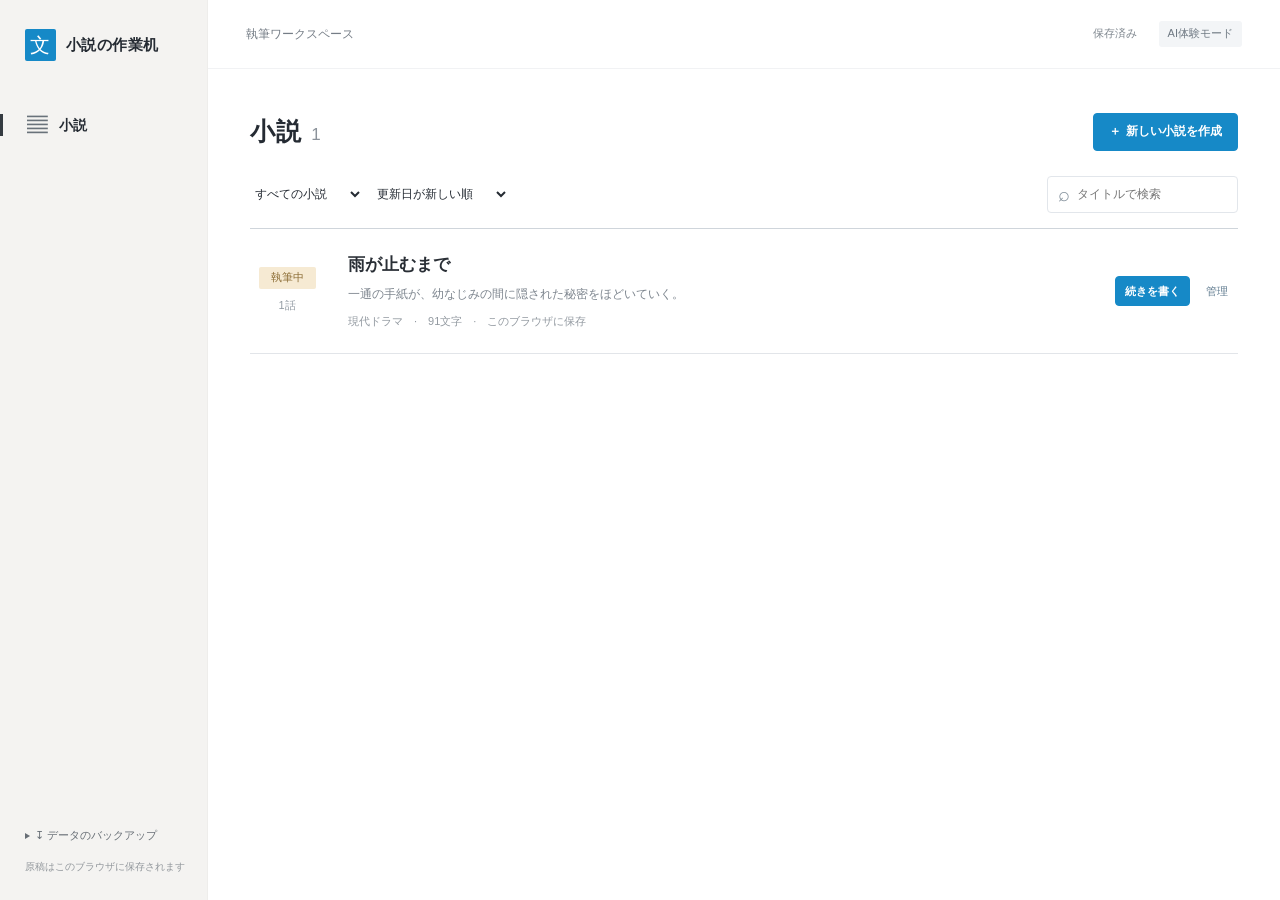
<file: novel-desk/index.html>
<!doctype html>
<html lang="ja">
<head>
<meta charset="utf-8">
<meta name="viewport" content="width=device-width,initial-scale=1">
<title>小説の作業机</title>
<link rel="stylesheet" href="style.css">
</head>
<body>
<a class="skip-link" href="#mainContent">本文へ移動</a>
<aside class="sidebar" aria-label="メインメニュー">
  <div class="brand"><span class="brand-mark" aria-hidden="true">文</span><span>小説の作業机</span></div>
  <nav class="main-nav"><button id="navWorks" class="nav-item active"><span class="nav-icon" aria-hidden="true">▤</span>小説</button></nav>
  <div class="sidebar-bottom">
    <details class="backup-menu">
      <summary><span aria-hidden="true">↧</span> データのバックアップ</summary>
      <button id="exportData" class="backup-action">ファイルに保存</button>
      <label class="backup-action import-label" for="importData">ファイルから読み込む<input id="importData" type="file" accept=".json,application/json"></label>
    </details>
    <p class="local-note">原稿はこのブラウザに保存されます</p>
  </div>
</aside>
<div class="app-shell">
  <header class="topbar">
    <span class="workspace-name">執筆ワークスペース</span>
    <div class="topbar-right"><span id="storage" role="status" aria-live="polite"></span><span id="mode" class="mode-label">AI体験モード</span></div>
  </header>
  <main id="mainContent">
    <section id="dashboard" class="page dashboard">
      <div class="page-heading"><div class="heading-group"><h1>小説</h1><span id="worksCount" class="count-badge">0</span></div><button id="newWork" class="button primary"><span aria-hidden="true">＋</span> 新しい小説を作成</button></div>
      <div class="list-toolbar">
        <div class="filter-controls">
          <label class="sr-only" for="filterWorks">執筆状態で絞り込み</label>
          <select id="filterWorks"><option value="all">すべての小説</option><option value="writing">執筆中</option><option value="complete">完結</option></select>
          <label class="sr-only" for="sortWorks">並べ替え</label>
          <select id="sortWorks"><option value="updated">更新日が新しい順</option><option value="title">タイトル順</option></select>
        </div>
        <div class="search-field"><span aria-hidden="true">⌕</span><label class="sr-only" for="searchWorks">小説を検索</label><input id="searchWorks" type="search" placeholder="タイトルで検索" autocomplete="off"></div>
      </div>
      <div id="worksList" class="works-list"></div>
      <div id="emptyWorks" class="empty-state" hidden><h2>条件に合う小説がありません</h2><p>検索条件を変えるか、新しい小説を作成してください。</p></div>
    </section>

    <section id="workView" class="page work-page" hidden>
      <button id="backToWorks" class="back-link">‹ 小説一覧</button>
      <div class="work-heading">
        <div class="work-heading-content"><h1 id="workHeading"></h1><p id="workMeta" class="work-subtitle"></p></div>
        <button id="editWork" class="button">作品情報を編集</button>
      </div>
      <div class="section-tabs" role="tablist" aria-label="作品の管理">
        <button id="episodesTab" role="tab" aria-selected="true" aria-controls="episodesPanel">エピソード</button>
        <button id="notesTab" role="tab" aria-selected="false" aria-controls="notesPanel">作品ノート・メモ</button>
      </div>
      <div id="episodesPanel" role="tabpanel" aria-labelledby="episodesTab">
        <div class="section-toolbar"><h2>エピソード一覧</h2><button id="newChapter" class="button primary">＋ 新しいエピソード</button></div>
        <div id="episodeList" class="episode-list"></div>
      </div>
      <div id="notesPanel" role="tabpanel" aria-labelledby="notesTab" hidden>
        <div class="notes-grid">
          <div class="note-editor"><label for="canon" class="section-label">作品ノート</label><p class="field-help">確定した設定、過去のあらすじ、伏線をまとめます。AIへの相談時に参照されます。</p><textarea id="canon" placeholder="登場人物、世界観、あとで拾いたい描写など"></textarea></div>
          <div class="saved-memos"><h2>採用候補のメモ</h2><p class="field-help">相談で残した案や見本を、ここで読み返せます。</p><div id="memoList"></div></div>
        </div>
      </div>
    </section>

    <section id="editorView" class="editor-page" hidden>
      <div class="editor-navigation"><button id="backToWork" class="back-link">‹ エピソード一覧</button><span id="editorWorkTitle"></span></div>
      <div class="editor-actions">
        <div class="editor-state"><span id="stage" class="status-pill writing">執筆中</span><span id="wordCount">0文字</span></div>
        <div class="editor-buttons"><button id="preview" class="button">プレビュー</button><button id="toggleAssistant" class="button assistant-toggle" aria-expanded="true" aria-controls="assistantPanel">AI相談を閉じる</button><button id="finish" class="button primary">完成にする</button></div>
      </div>
      <div id="editorLayout" class="editor-layout">
        <div class="manuscript-panel">
          <label for="chapterTitle" class="sr-only">エピソードのタイトル</label>
          <input id="chapterTitle" maxlength="120" placeholder="エピソードのタイトル" autocomplete="off">
          <div class="paper-rule"></div>
          <label for="manuscript" class="sr-only">本文</label>
          <textarea id="manuscript" placeholder="ここから物語を書き始めましょう。" spellcheck="false"></textarea>
        </div>
        <aside id="assistantPanel" class="assistant-panel" aria-label="執筆アシスタント">
          <div class="assistant-heading"><span class="assistant-mark" aria-hidden="true">✧</span><div><h2>執筆アシスタント</h2><span>次の展開を、一緒に考える</span></div></div>
          <div class="assistant-intro"><p id="hint">体験モードでは、サンプル小説「雨が止むまで」の固定回答で操作を試せます。</p><button id="example" class="suggestion-button">相談例を入れる <span aria-hidden="true">↗</span></button></div>
          <div id="history" class="chat-history" role="log" aria-label="相談履歴"></div>
          <form id="form" class="chat-composer">
            <label class="sr-only" for="question">相談内容</label>
            <textarea id="question" maxlength="3000" placeholder="次の展開で迷っていることは？" required></textarea>
            <div class="composer-bottom"><span>案を比べて、見本も頼めます</span><button id="send" class="button primary" type="submit">相談する <span aria-hidden="true">↑</span></button></div>
          </form>
          <p id="progress" class="progress-message" role="status"></p>
        </aside>
      </div>
    </section>
  </main>
</div>

<dialog id="workDialog" class="work-dialog">
  <form id="workForm">
    <div class="dialog-heading"><h2 id="workDialogTitle">新しい小説</h2><button id="cancelWork" type="button" class="close-button" aria-label="閉じる">×</button></div>
    <label for="workTitle">タイトル <span class="required-label">必須</span></label><input id="workTitle" required maxlength="120" placeholder="小説のタイトル" autocomplete="off">
    <label for="workDescription">紹介文</label><textarea id="workDescription" maxlength="3000" placeholder="どんな物語か、短く書き留めましょう。"></textarea>
    <div class="form-columns"><div><label for="workGenre">ジャンル</label><select id="workGenre"><option value="未設定">未設定</option><option>現代ドラマ</option><option>恋愛</option><option>ファンタジー</option><option>SF</option><option>ミステリー</option><option>ホラー</option><option>歴史・時代</option><option>エッセイ</option><option>その他</option></select></div><div><label for="workStatus">執筆状態</label><select id="workStatus"><option value="writing">執筆中</option><option value="complete">完結</option></select></div></div>
    <div class="dialog-footer"><button id="submitWork" class="button primary" type="submit">作成する</button></div>
  </form>
</dialog>
<dialog id="consent" class="consent-dialog">
  <form method="dialog">
    <h2>今回の送信内容</h2><p id="transmission"></p>
    <p class="field-help">Google Gemini の無料枠では、送った内容がサービスの改善に使われる場合があります。</p>
    <div class="dialog-footer"><button class="button" value="cancel">戻る</button><button class="button primary" value="send">この内容を送る</button></div>
  </form>
</dialog>
<dialog id="previewDialog" class="preview-dialog">
  <div class="preview-toolbar"><span>読書プレビュー</span><button id="closePreview" class="close-button" aria-label="プレビューを閉じる">×</button></div>
  <article class="reading-page"><h2 id="previewTitle"></h2><div id="previewBody"></div></article>
</dialog>
<script src="desk.js"></script>
</body>
</html>
</file>
<file: novel-desk/style.css>
:root {
  color-scheme: light;
  --ink: #252b33;
  --muted: #7a828c;
  --line: #e2e5e9;
  --soft: #f7f8fa;
  --blue: #1689c7;
  --blue-dark: #1175ad;
  --blue-wash: #edf7fc;
  --rail-width: 208px;
}
* { box-sizing: border-box; }
[hidden] { display: none !important; }
html { scroll-behavior: smooth; }
body {
  margin: 0;
  background: white;
  color: var(--ink);
  font: 14px/1.75 "Yu Gothic UI", "Meiryo", sans-serif;
  -webkit-font-smoothing: antialiased;
}
button, input, textarea, select { font: inherit; color: inherit; }
button, a, summary, select { -webkit-tap-highlight-color: transparent; }
button { cursor: pointer; }
button:disabled { cursor: default; opacity: .5; }
button { border: 0; background: transparent; }
input, textarea, select { border: 1px solid #dce1e6; border-radius: 4px; background: white; }
input, textarea { padding: 10px 12px; width: 100%; }
textarea { resize: vertical; }
input:focus, textarea:focus, select:focus { outline: 2px solid #c1e3f5; outline-offset: 1px; border-color: #8ec7e4; }
button:focus-visible, summary:focus-visible, a:focus-visible, label.import-label:focus-within { outline: 2px solid var(--blue); outline-offset: 3px; }
h1, h2, h3, p { margin: 0; }
h1 { font-size: 25px; line-height: 1.5; font-weight: 700; letter-spacing: .025em; }
h2 { font-size: 16px; font-weight: 650; }
h3 { font-size: 14px; }
button, a { transition: color .12s, background .12s, border-color .12s; }
.sr-only, .skip-link:not(:focus) {
  position: absolute;
  width: 1px;
  height: 1px;
  margin: -1px;
  padding: 0;
  overflow: hidden;
  clip: rect(0,0,0,0);
  white-space: nowrap;
}
.skip-link:focus { position: fixed; top: 0; left: 220px; z-index: 100; background: white; padding: 10px; }
.sidebar {
  position: fixed;
  inset: 0 auto 0 0;
  width: var(--rail-width);
  background: #f4f3f1;
  border-right: 1px solid #eeedeb;
  padding: 29px 0 24px;
  display: flex;
  flex-direction: column;
  z-index: 20;
}
.brand { padding: 0 25px; display: flex; align-items: center; gap: 10px; font-weight: 650; font-size: 15px; letter-spacing: .025em; white-space: nowrap; }
.brand-mark { display: grid; place-items: center; width: 31px; height: 32px; flex: none; background: var(--blue); border-radius: 2px; color: white; font: 20px/1.1 "Yu Mincho", serif; }
.main-nav { padding-top: 40px; }
.nav-item { position: relative; width: 100%; padding: 12px 27px; display: flex; align-items: center; gap: 12px; text-align: left; font-size: 14px; }
.nav-item:hover { background: #ecebea; }
.nav-item.active { font-weight: 700; }
.nav-item.active::before { content: ""; width: 3px; height: 22px; position: absolute; left: 0; top: 50%; transform: translateY(-50%); background: #343b41; }
.nav-icon { font-size: 20px; line-height: 1; color: #69727a; }
.sidebar-bottom { margin-top: auto; padding: 20px 20px 0 25px; }
.backup-menu { font-size: 11px; }
.backup-menu summary { cursor: pointer; color: #676e75; }
.backup-menu summary::marker { font-size: 9px; }
.backup-action { display: block; padding: 9px 0 0 12px; color: #516d81; font-size: 11px; cursor: pointer; }
.backup-action:hover { text-decoration: underline; }
.import-label { position: relative; }
.import-label input { position: absolute; inset: 0; width: 100%; opacity: 0; cursor: pointer; }
.local-note { color: #92979c; font-size: 10px; line-height: 1.8; margin-top: 13px; }
.app-shell { margin-left: var(--rail-width); }
.topbar { height: 69px; padding: 0 38px; display: flex; justify-content: space-between; align-items: center; gap: 20px; border-bottom: 1px solid #f1f2f4; }
.workspace-name { font-size: 12px; color: #757d86; }
.topbar-right { display: flex; align-items: center; gap: 22px; font-size: 11px; color: #7d858d; }
#storage { max-width: 350px; }
.mode-label { white-space: nowrap; color: #6f7983; background: #f3f5f7; padding: 3px 9px; border-radius: 3px; }
.page { max-width: 1100px; margin: 0 auto; padding: 44px 42px 100px; }
.page-heading { display: flex; align-items: center; justify-content: space-between; gap: 18px; margin-bottom: 25px; }
.heading-group { display: flex; align-items: baseline; gap: 10px; }
.count-badge { font-size: 17px; color: #8b929a; }
.button { display: inline-flex; align-items: center; justify-content: center; gap: 5px; padding: 8px 15px; border: 1px solid #d7dce2; border-radius: 4px; background: white; color: #535e68; font-size: 12px; font-weight: 500; line-height: 1.65; white-space: nowrap; text-decoration: none; }
.button:hover { background: #f6f9fc; border-color: #aebdca; color: #2f5e7b; }
.button.primary { color: white; border-color: var(--blue); background: var(--blue); font-weight: 600; }
.button.primary:hover { background: var(--blue-dark); border-color: var(--blue-dark); }
.button.quiet, button.quiet { border-color: transparent; color: #617c90; background: transparent; }
.button.quiet:hover, button.quiet:hover { background: var(--blue-wash); color: var(--blue-dark); }
.button.small, button.small { padding: 5px 9px; font-size: 11px; }
.list-toolbar { display: flex; align-items: center; gap: 18px; justify-content: space-between; padding-bottom: 15px; border-bottom: 1px solid #cfd5db; }
.filter-controls { display: flex; gap: 8px; align-items: center; }
.filter-controls select { font-size: 12px; padding: 6px 20px 6px 0; border-color: transparent; cursor: pointer; }
.filter-controls select:hover { color: var(--blue); }
.search-field { display: flex; gap: 7px; align-items: center; padding: 4px 10px; max-width: 215px; border: 1px solid #e2e6eb; border-radius: 4px; color: #84919c; background: white; }
.search-field span { font-size: 20px; line-height: 1; }
.search-field input { border: 0; padding: 3px 0; min-width: 0; background: transparent; font-size: 12px; }
.search-field:focus-within { border-color: #8ec7e4; }
.search-field input:focus { outline: 0; }
.works-list { width: 100%; }
.work-row { display: grid; grid-template-columns: 74px minmax(0,1fr) auto; gap: 24px; align-items: center; min-height: 117px; padding: 22px 0; border-bottom: 1px solid var(--line); }
.work-state { align-self: center; display: flex; align-items: center; flex-direction: column; gap: 7px; font-size: 11px; color: #828b94; }
.status-pill { display: inline-flex; align-items: center; justify-content: center; border-radius: 2px; padding: 2px 9px; min-width: 57px; font-size: 11px; line-height: 1.6; white-space: nowrap; font-weight: 500; background: #f0f2f5; color: #687782; }
.status-pill.writing { background: #f6ead3; color: #8b6c34; }
.status-pill.complete { background: #e9f2ef; color: #4e7c68; }
.work-info, .episode-info { min-width: 0; }
.work-title { font-size: 17px; font-weight: 650; line-height: 1.6; text-align: left; color: #292e35; padding: 0; border: 0; background: transparent; overflow-wrap: anywhere; text-decoration: none; }
.work-title:hover { color: var(--blue); text-decoration: underline; text-underline-offset: 4px; }
.work-description { color: #7d858e; font-size: 12px; margin-top: 6px; display: -webkit-box; -webkit-line-clamp: 1; -webkit-box-orient: vertical; overflow: hidden; }
.work-meta { display: flex; flex-wrap: wrap; gap: 6px 15px; color: #9299a0; font-size: 11px; margin-top: 7px; }
.work-actions { display: flex; align-items: center; flex-wrap: wrap; justify-content: flex-end; gap: 6px; max-width: 180px; }
.empty-state { padding: 80px 24px; text-align: center; color: #89919b; border-bottom: 1px solid var(--line); }
.empty-state h2 { color: #606c77; font-size: 16px; margin-bottom: 9px; }
.empty-state p { font-size: 12px; }
.back-link { padding: 0; font-size: 12px; color: #7b8792; background: transparent; }
.back-link:hover { color: var(--blue); }
.work-heading { display: flex; align-items: center; justify-content: space-between; gap: 24px; margin: 24px 0 30px; }
.work-heading-content { min-width: 0; }
.work-heading h1 { overflow-wrap: anywhere; }
.work-subtitle { color: #84909b; font-size: 12px; margin-top: 9px; white-space: pre-wrap; }
.section-tabs { border-bottom: 1px solid var(--line); display: flex; gap: 30px; margin-bottom: 30px; }
.section-tabs button { padding: 12px 3px; font-size: 13px; color: #818b95; border-bottom: 2px solid transparent; margin-bottom: -1px; }
.section-tabs button[aria-selected=true] { color: #265f83; border-bottom-color: var(--blue); font-weight: 650; }
.section-toolbar { display: flex; align-items: center; justify-content: space-between; gap: 15px; margin-bottom: 18px; }
.section-toolbar h2 { font-size: 14px; font-weight: 600; }
.episode-list { border-top: 1px solid #d9dee4; }
.episode-row { display: grid; grid-template-columns: 35px minmax(0,1fr) auto; align-items: center; gap: 18px; padding: 20px 3px; border-bottom: 1px solid var(--line); }
.episode-number { color: #9aa1aa; text-align: center; font-size: 12px; }
.episode-title { text-align: left; padding: 0; color: #313e4a; font-weight: 600; font-size: 14px; overflow-wrap: anywhere; text-decoration: none; }
.episode-title:hover { color: var(--blue); }
.episode-meta { display: flex; flex-wrap: wrap; align-items: center; gap: 12px; font-size: 11px; color: #9199a1; margin-top: 6px; }
.episode-actions { display: flex; align-items: center; gap: 8px; }
.notes-grid { display: grid; grid-template-columns: 1.1fr 1fr; gap: 35px; }
.section-label { display: block; font-size: 15px; font-weight: 650; margin-bottom: 8px; }
.field-help { color: #7c8791; font-size: 12px; line-height: 1.8; margin: 8px 0 18px; }
#canon { min-height: 350px; line-height: 2; padding: 18px; }
.saved-memos h2 { font-size: 15px; }
.memo { border: 1px solid #e2e7ec; border-left: 3px solid #bbd9eb; border-radius: 4px; padding: 17px; font-size: 13px; white-space: pre-wrap; overflow-wrap: anywhere; margin-bottom: 14px; background: #fcfdfe; }
#memoList:empty::after { content: "まだメモはありません。"; color: #929ba4; font-size: 13px; display: block; padding: 30px 0; }
.editor-page { max-width: 1500px; margin: 0 auto; padding: 23px 32px 65px; }
.editor-navigation { display: flex; align-items: center; gap: 20px; font-size: 12px; color: #9aa1a8; margin-bottom: 20px; }
#editorWorkTitle { overflow: hidden; text-overflow: ellipsis; white-space: nowrap; }
.editor-actions { display: flex; align-items: center; justify-content: space-between; gap: 15px; padding-bottom: 17px; }
.editor-state, .editor-buttons { display: flex; align-items: center; gap: 12px; }
#wordCount { color: #8c969f; font-size: 11px; white-space: nowrap; }
.editor-buttons { gap: 8px; }
.editor-layout { display: grid; grid-template-columns: minmax(0,1fr) 340px; gap: 24px; align-items: start; }
.editor-layout.assistant-hidden, .editor-layout:has(#assistantPanel[hidden]) { grid-template-columns: minmax(0,1fr); max-width: 1000px; margin: 0 auto; }
.manuscript-panel { border: 1px solid #dfe4e9; background: white; border-radius: 5px; min-width: 0; padding: 45px clamp(25px,3.5vw,65px) 55px; box-shadow: 0 3px 10px #20344b03; }
#chapterTitle { border: 0; font-size: 23px; font-weight: 650; border-radius: 0; padding: 0 0 12px; line-height: 1.8; }
.paper-rule { height: 1px; background: #eef0f3; margin: 4px 0 26px; }
#manuscript { border: 0; border-radius: 0; min-height: 570px; padding: 0; font: 17px/2.2 "Yu Mincho", "Hiragino Mincho ProN", Meiryo, serif; letter-spacing: .035em; resize: vertical; }
#manuscript:focus, #chapterTitle:focus { outline: none; }
#manuscript:focus-visible { box-shadow: -3px 0 0 -1px #deedf6; }
.assistant-panel { background: #f8fafc; border: 1px solid #e0e7ee; border-radius: 5px; min-width: 0; position: sticky; top: 20px; overflow: hidden; }
.assistant-heading { padding: 18px 19px; display: flex; gap: 12px; align-items: center; border-bottom: 1px solid #e5ebf1; }
.assistant-mark { color: var(--blue); font-size: 27px; line-height: 1; }
.assistant-heading h2 { font-size: 14px; }
.assistant-heading div>span { color: #8b97a3; font-size: 10px; }
.assistant-intro { padding: 18px 19px 5px; }
#hint { color: #7b8794; font-size: 11px; line-height: 1.9; }
.suggestion-button { text-align: left; display: flex; align-items: center; justify-content: space-between; border: 1px solid #dfe7ef; padding: 9px 12px; background: white; color: #5a7690; font-size: 11px; border-radius: 4px; width: 100%; margin-top: 12px; }
.suggestion-button:hover { border-color: #9fc7e0; }
.chat-history { max-height: 480px; overflow-y: auto; padding: 0 16px; }
.chat-history:empty { display: none; }
.message { font-size: 12px; line-height: 1.9; margin: 18px 0; white-space: pre-wrap; overflow-wrap: anywhere; }
.message h3 { font-size: 10px; color: #84919e; margin-bottom: 7px; font-weight: 500; }
.message.user { margin-left: 20px; padding: 12px; border-radius: 8px 8px 0 8px; background: #e9f0f6; }
.message.assistant p { background: white; padding: 13px; border: 1px solid #e1e7ee; border-bottom: 0; border-radius: 4px 4px 0 0; }
.message.assistant .row { padding: 0 10px 12px; background: white; border: 1px solid #e1e7ee; border-top: 0; border-radius: 0 0 4px 4px; margin-bottom: 13px; display: flex; flex-wrap: wrap; gap: 5px; }
.message button { border: 1px solid #dde5ed; background: #fafcfe; color: #577895; border-radius: 4px; font-size: 10px; padding: 5px 7px; }
.message button:hover { background: #eaf4fb; }
.chat-composer { padding: 18px 16px 12px; }
#question { min-height: 105px; font-size: 12px; padding: 12px; border-color: #d8e1eb; line-height: 1.9; }
.composer-bottom { display: flex; justify-content: space-between; align-items: center; gap: 8px; margin-top: 10px; }
.composer-bottom>span { font-size: 9px; color: #909ba6; }
.composer-bottom .button { padding: 7px 11px; font-size: 11px; }
.progress-message { font-size: 11px; color: #687a8b; padding: 0 16px 12px; overflow-wrap: anywhere; }
.progress-message:empty { padding-bottom: 0; }
dialog { width: min(560px,92vw); max-height: 90vh; border: 1px solid #e2e6ec; padding: 30px; border-radius: 8px; background: white; color: var(--ink); box-shadow: 0 18px 80px #16263824; }
dialog::backdrop { background: #1c2e4655; backdrop-filter: blur(2px); }
.dialog-heading { display: flex; align-items: center; justify-content: space-between; gap: 15px; margin-bottom: 24px; }
.dialog-heading h2 { font-size: 19px; }
.close-button { font-size: 25px; color: #7c8997; line-height: 1; padding: 3px 8px; }
.close-button:hover { background: #f1f5f9; }
.work-dialog label { display: block; font-size: 12px; font-weight: 600; margin: 18px 0 6px; }
.required-label { font-size: 10px; font-weight: 400; color: #a08462; margin-left: 5px; }
.work-dialog textarea { min-height: 110px; font-size: 13px; }
.form-columns { display: grid; grid-template-columns: 1fr 1fr; gap: 20px; }
.form-columns select { width: 100%; padding: 10px; font-size: 13px; }
.dialog-footer { margin-top: 28px; display: flex; justify-content: flex-end; gap: 10px; }
#transmission { font-size: 13px; margin-top: 18px; line-height: 2; }
.preview-dialog { width: min(820px,94vw); padding: 0; }
.preview-toolbar { display: flex; justify-content: space-between; align-items: center; padding: 16px 22px; border-bottom: 1px solid var(--line); color: #83909c; font-size: 11px; }
.reading-page { padding: 55px 65px 80px; }
#previewTitle { font: 600 24px/1.8 "Yu Mincho", serif; margin-bottom: 34px; overflow-wrap: anywhere; }
#previewBody { white-space: pre-wrap; overflow-wrap: anywhere; font: 17px/2.3 "Yu Mincho", "Hiragino Mincho ProN", Meiryo, serif; }
@media(min-width:1600px) {
  .page { padding-top: 58px; max-width: 1200px; }
  .editor-page { padding-top: 30px; }
}
@media(max-width:1190px) {
  :root { --rail-width: 180px; }
  .brand { padding: 0 19px; gap: 8px; font-size: 13px; }
  .brand-mark { width: 28px; height: 30px; }
  .page { padding: 35px 32px 80px; }
  .topbar { padding: 0 27px; }
  .editor-page { padding: 22px 22px 60px; }
  .editor-layout { grid-template-columns: minmax(0,1fr) 290px; gap: 17px; }
  .manuscript-panel { padding: 32px 30px; }
  .work-row { gap: 16px; }
  .work-actions { max-width: 130px; }
}
@media(max-width:930px) {
  :root { --rail-width: 160px; }
  .brand { flex-direction: column; align-items: flex-start; gap: 8px; }
  .nav-item { padding-left: 20px; }
  .sidebar-bottom { padding-left: 17px; padding-right: 12px; }
  .backup-menu { font-size: 10px; }
  .editor-layout { grid-template-columns: 1fr; }
  .assistant-panel { position: static; }
  .chat-history { max-height: 420px; }
  .work-row { grid-template-columns: 65px minmax(0,1fr); padding: 20px 0; }
  .work-actions { grid-column: 2; max-width: none; justify-content: flex-start; }
  .work-state { grid-row: 1/3; align-self: start; padding-top: 4px; }
  .work-info { grid-column: 2; }
  .notes-grid { grid-template-columns: 1fr; }
  .workspace-name { display: none; }
  .topbar { justify-content: flex-end; }
  .topbar-right { gap: 10px; }
  .editor-buttons { gap: 5px; }
  .editor-buttons .button { padding: 7px 9px; font-size: 11px; }
}
@media(max-width:650px) {
  :root { --rail-width: 0px; }
  .sidebar { position: relative; width: 100%; height: auto; padding: 15px 18px 0; flex-direction: row; flex-wrap: wrap; align-items: center; justify-content: space-between; border-right: 0; border-bottom: 1px solid var(--line); background: #f7f6f4; }
  .brand { flex-direction: row; align-items: center; padding: 0; font-size: 14px; }
  .brand-mark { width: 26px; height: 28px; font-size: 18px; }
  .main-nav { padding: 0; }
  .nav-item { width: auto; padding: 10px 12px; font-size: 12px; }
  .nav-icon { font-size: 16px; }
  .nav-item.active::before { display: none; }
  .sidebar-bottom { padding: 11px 0 12px; margin: 0; width: 100%; border-top: 1px solid #e8e7e4; margin-top: 12px; }
  .local-note { display: none; }
  .backup-menu { font-size: 10px; }
  .backup-menu[open] { padding-bottom: 7px; }
  .backup-action { padding-top: 10px; font-size: 12px; }
  .topbar { height: 41px; padding: 0 18px; }
  .topbar-right { width: 100%; justify-content: space-between; font-size: 10px; }
  #storage { max-width: 60%; }
  .mode-label { font-size: 9px; }
  .page { padding: 27px 18px 60px; }
  h1 { font-size: 23px; }
  .page-heading { gap: 10px; margin-bottom: 22px; }
  .page-heading .button { font-size: 11px; padding: 8px 10px; }
  .heading-group { gap: 7px; }
  .count-badge { font-size: 15px; }
  .list-toolbar { flex-wrap: wrap; gap: 10px; }
  .search-field { max-width: none; width: 100%; }
  .filter-controls { width: 100%; justify-content: space-between; }
  .filter-controls select { font-size: 11px; }
  .work-row { grid-template-columns: 58px minmax(0,1fr); gap: 12px 15px; }
  .work-title { font-size: 16px; }
  .work-description { -webkit-line-clamp: 2; }
  .work-meta { gap: 4px 10px; font-size: 10px; }
  .work-actions .button { font-size: 10px; padding: 6px 10px; }
  .work-heading { flex-wrap: wrap; gap: 15px; margin: 20px 0; }
  .work-heading .button { font-size: 11px; }
  .section-tabs { gap: 25px; margin-bottom: 23px; }
  .section-tabs button { font-size: 12px; }
  .section-toolbar h2 { font-size: 12px; }
  .section-toolbar .button { font-size: 10px; padding: 7px 9px; }
  .episode-row { grid-template-columns: 20px minmax(0,1fr); gap: 12px; }
  .episode-number { grid-row: 1/3; align-self: start; padding-top: 2px; }
  .episode-actions { grid-column: 2; }
  .episode-meta { gap: 8px; }
  .notes-grid { gap: 30px; }
  .editor-page { padding: 17px 12px 40px; }
  .editor-navigation { gap: 12px; padding: 0 4px; }
  .editor-actions { flex-wrap: wrap; padding: 0 4px 15px; }
  .editor-buttons { margin-left: auto; }
  .editor-buttons .button { font-size: 10px; }
  .manuscript-panel { padding: 28px 22px 35px; }
  #chapterTitle { font-size: 21px; }
  #manuscript { font-size: 16px; min-height: 400px; }
  .paper-rule { margin-bottom: 20px; }
  dialog { padding: 22px; }
  .reading-page { padding: 35px 25px 55px; }
  .preview-dialog { padding: 0; }
  #previewTitle { font-size: 22px; }
  #previewBody { font-size: 16px; }
}

/* Assistant responses use the same spacing as the work management screens. */
.chat-empty {
  padding: 26px 7px 18px;
  color: #8794a0;
  font-size: 12px;
  text-align: center;
  line-height: 1.9;
}
.message.assistant .message-actions {
  padding: 0 10px 12px;
  background: white;
  border: 1px solid #e1e7ee;
  border-top: 0;
  border-radius: 0 0 4px 4px;
  margin-bottom: 13px;
  display: flex;
  flex-wrap: wrap;
  gap: 5px;
}
.episode-count { font-size: 11px; color: #929ba3; }
#memoList > .empty-state {
  padding: 30px 20px;
  border: 1px dashed #dce3e9;
  border-radius: 4px;
  line-height: 1.9;
  font-size: 12px;
}
.chat-empty { white-space: pre-line; }
@media(prefers-reduced-motion: reduce) {
  html { scroll-behavior: auto; }
  button, a { transition: none; }
}
</file>
